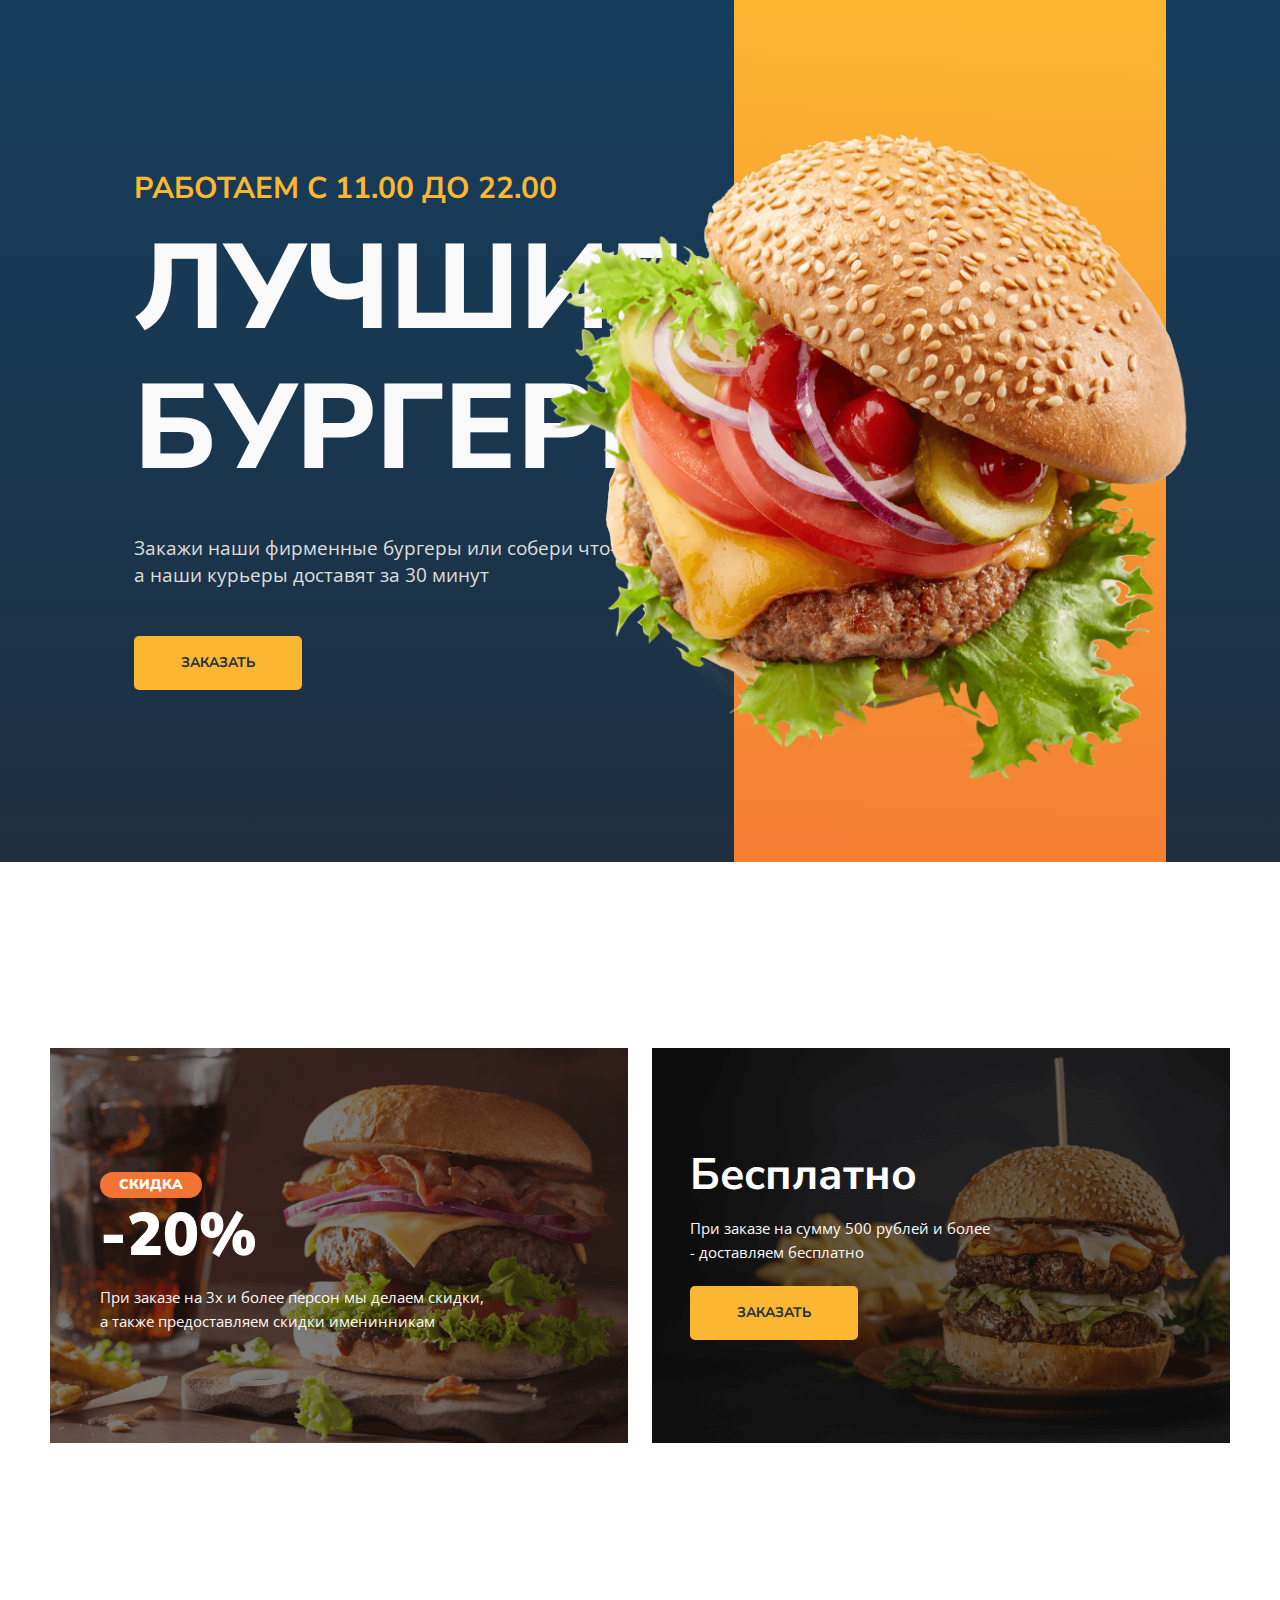
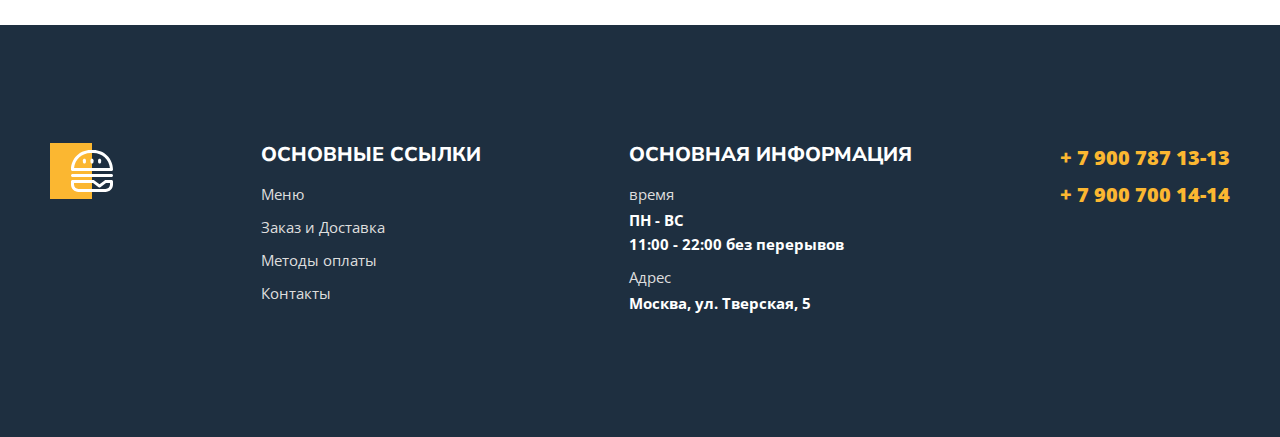
<file: index.html>
<!DOCTYPE html>
<html lang="ru">
<head>
    <meta charset="UTF-8">
    <meta http-equiv="X-UA-Compatible" content="IE=edge">
    <meta name="viewport" content="width=device-width, initial-scale=1.0">
    <title>Document</title>
    <link rel="stylesheet" href="style/normalize.css">
    <link rel="stylesheet" href="style/style.css">
    <link rel="stylesheet" href="style/normalize.css">
    <link rel="stylesheet" href="style/style.css">
    <link rel="android-chrome-icon" sizes="32x32" href="img/favicon/favicon.ico">
    <link rel="android-chrome-icon" sizes="180x180" href="img/favicon/apple-touch-icon.png">    
    <link rel="android-chrome-icon" sizes="192x192" href="img/favicon/android-chrome-192x192.png">    
    <link rel="android-chrome-icon" sizes="152x152" href="img/favicon/android-chrome-512x512.png">
    <link rel="android-chrome-icon" sizes="150x150" href="img/favicon/mstile-150x150.png">
    <link rel="icon" type="image/png" sizes="32x32" href="img/favicon/favicon-32x32.png">
    <link rel="icon" type="image/png" sizes="16x16" href="img/favicon/favicon-16x16.png">
    <link rel="manifest" href="img/favicon/site.webmanifest">
    <link rel="mask-icon" href="img/favicon/safari-pinned-tab.svg" color="#5bbad5">
    <meta name="msapplication-TileColor" content="#da532c">
    <meta name="theme-color" content="#ffffff">   
    <link rel="preconnect" href="https://fonts.googleapis.com">
    <link rel="preconnect" href="https://fonts.gstatic.com" crossorigin>
    <link href="https://fonts.googleapis.com/css2?family=Nunito+Sans:wght@400;600;700;900&family=Open+Sans&display=swap" rel="stylesheet"> 
    <script defer src="js/main.js"></script>
</head>
<body>
    <div class="main2" id="headerTop"> 
        <div class="wrap">                
            <div class="contents">                
                    <h1 class="content-title">
                        <span>РАБОТАЕМ С 11.00 ДО 22.00</span> 
                        ЛУЧШИЕ БУРГЕРЫ</h1>
                    <p class="content-text">Закажи наши фирменные бургеры или собери что-то своё, а&nbsp;наши курьеры доставят за&nbsp;30&nbsp;минут</p>    
                    
                    <a href="menu.html" class="content-link">заказать</a> 
                </div>
                <div class="visual">    
                    <div class="visual-bg"></div>
                        <img src="img/burger.png" alt="burger">                   
					</div>                
            </div> 
    </div>
    <div class="promo">
        <div class="wrap">
            <div class="promo-left">
                <p class="sale2">Скидка</p>
                <p class="cost2">-20%</p>
                <p class="promo-description">При заказе на 3х и более персон мы делаем скидки, а также предоставляем скидки именинникам</p>
            </div>
            <div class="promo-right">
                <p class="free">Бесплатно</p>
                <p class="promo-description">При заказе на сумму 500 рублей и более - доставляем бесплатно</p>
                <a href="menu.html">заказать</a>
            </div>


        </div>
    
    </div>
    <!-- ниже всякое -->
    <footer id="footer" class="footer">
        <div class="container2">
            <div class="footer-item">
                <img class="footer-logo" src="img/Logo_light2.svg" alt="Logo">
            </div>
            <div class="footer-item">
                <h2>основные ссылки</h2>
                <ul class="footer-list">
                    <li><a href="menu.html">Меню</a></li>
                    <li><a href="#">Заказ и Доставка</a></li>
                    <li><a href="#">Методы оплаты</a></li>
                    <li><a href="#">Контакты</a></li>
                </ul>
            </div>
            <div class="footer-item">
                <h2>основная информация</h2>
                <ul class="footer-list">
                    <li>
                        <span>время</span>
                        ПН - ВС <br>
                        11:00 - 22:00 без перерывов
                    </li>
                    <li>
                        <span>Адрес</span>
                        Москва, ул. Тверская, 5     
                    </li>
                    
                </ul>
            </div> 
            <div class="footer-tel"> 
                <ul class="footer-list footer-list-tel" id="footer-list">                    
                    <li><a href="tel:+79007871313">+ 7 900 787 13-13</a></li>
                    <li><a href="tel:+79007001414">+ 7 900 700 14-14</a></li>
                </ul>
            </div>
        </div>
    </footer>
    <a href="#headerTop" class="button-up hidden" id="btnUp">Наверх</a>
    
</body>
</html>
</file>
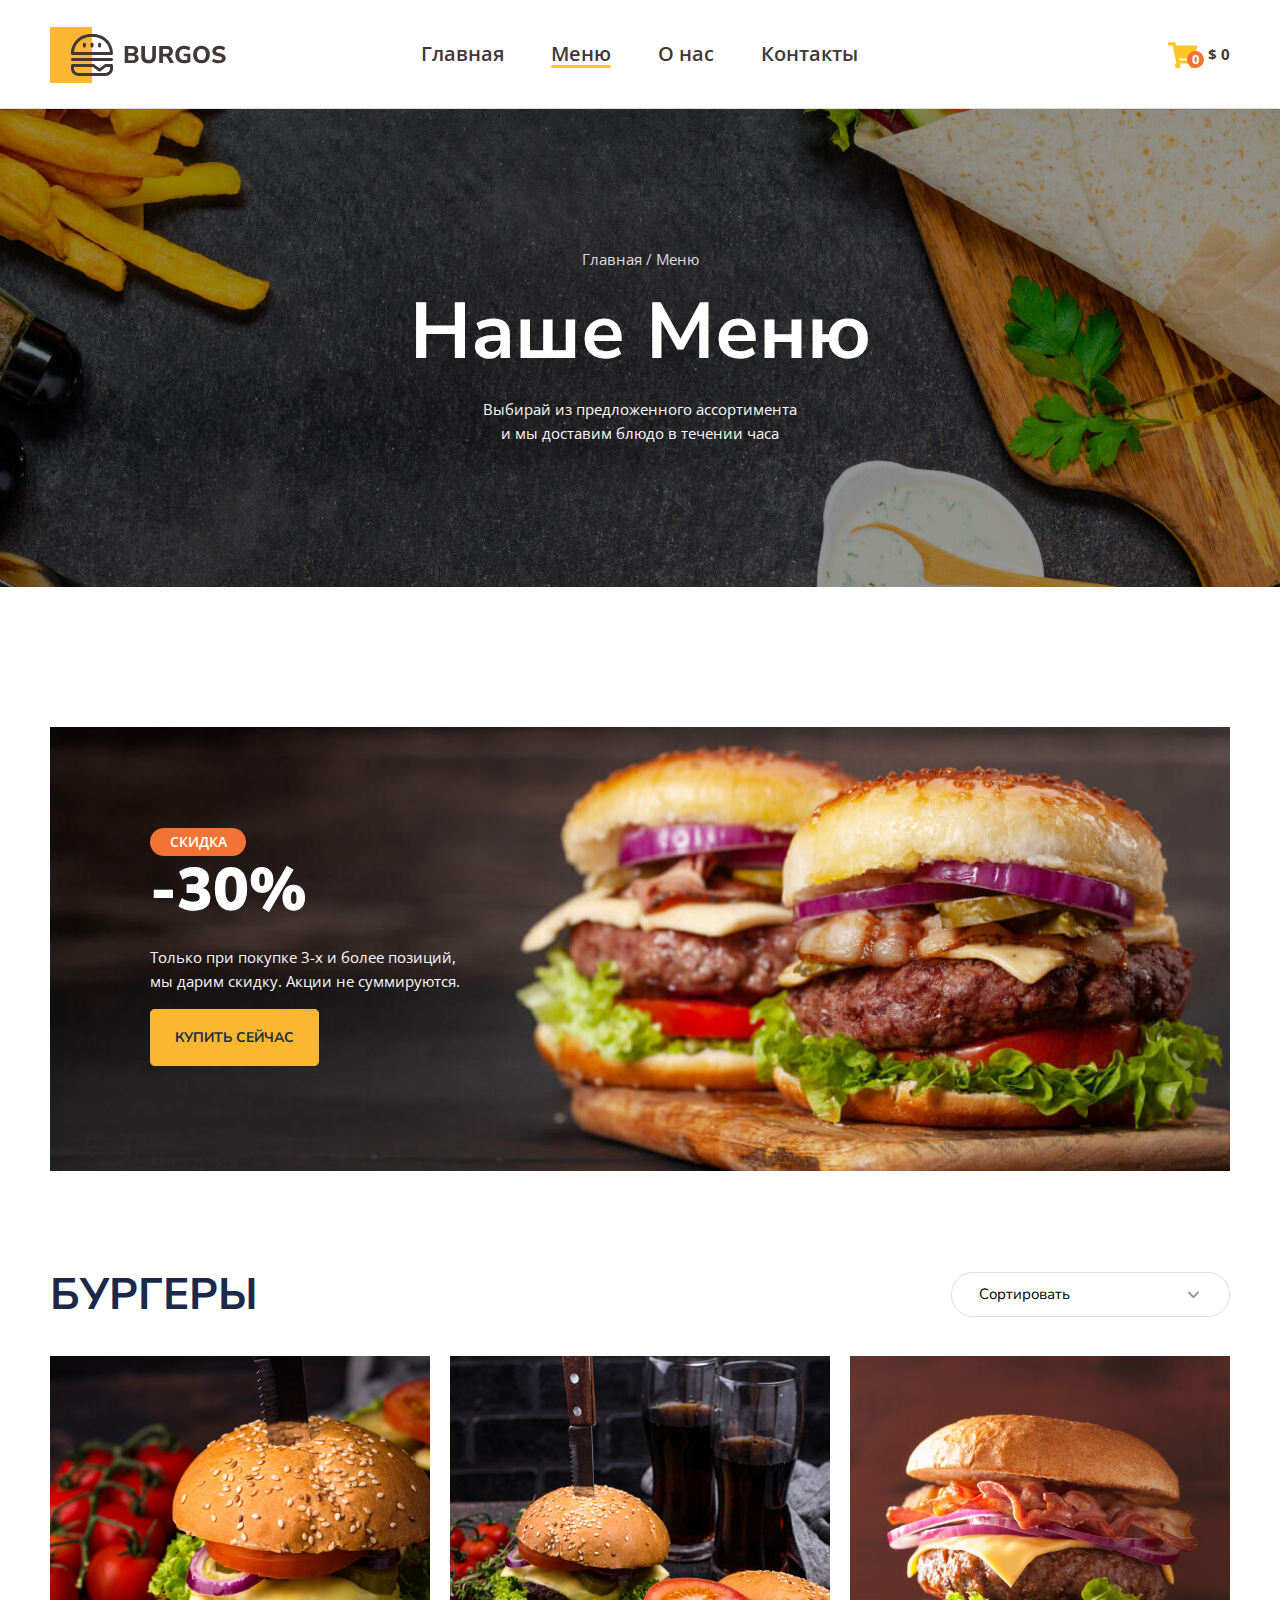
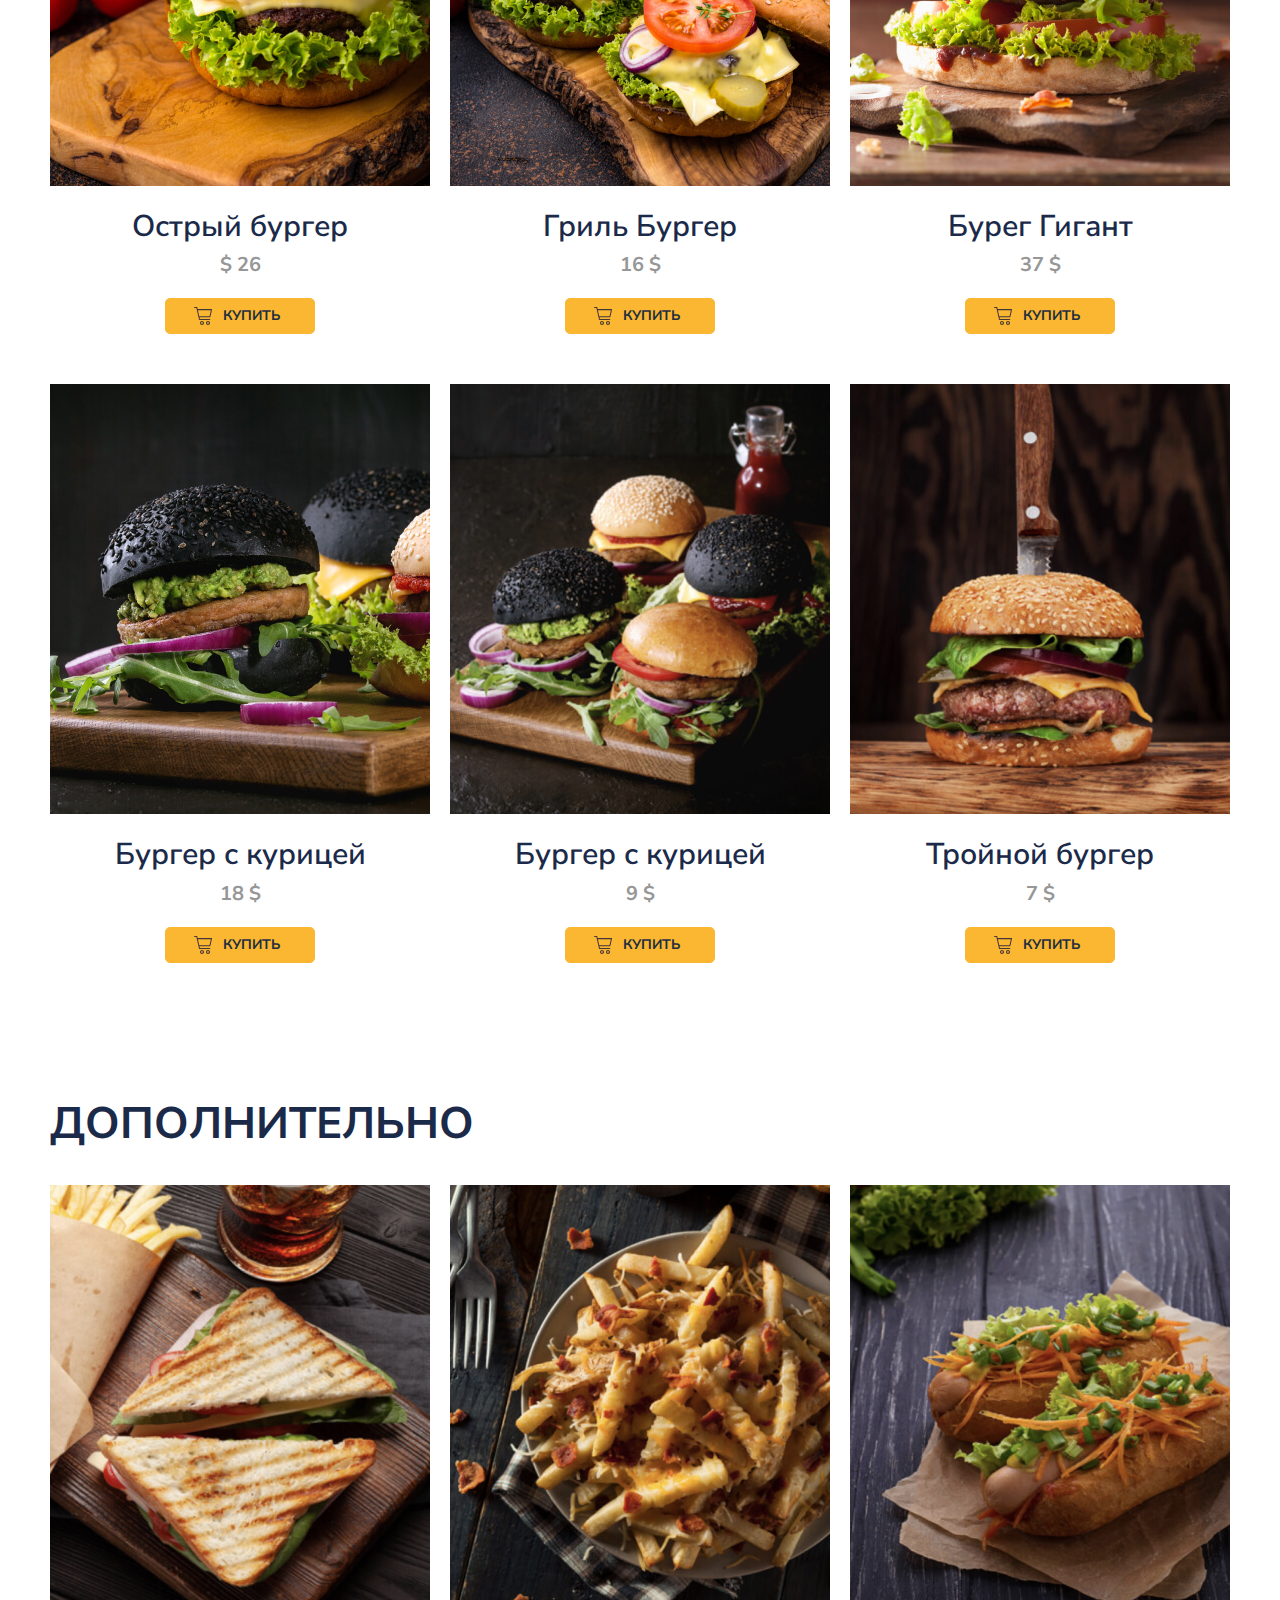
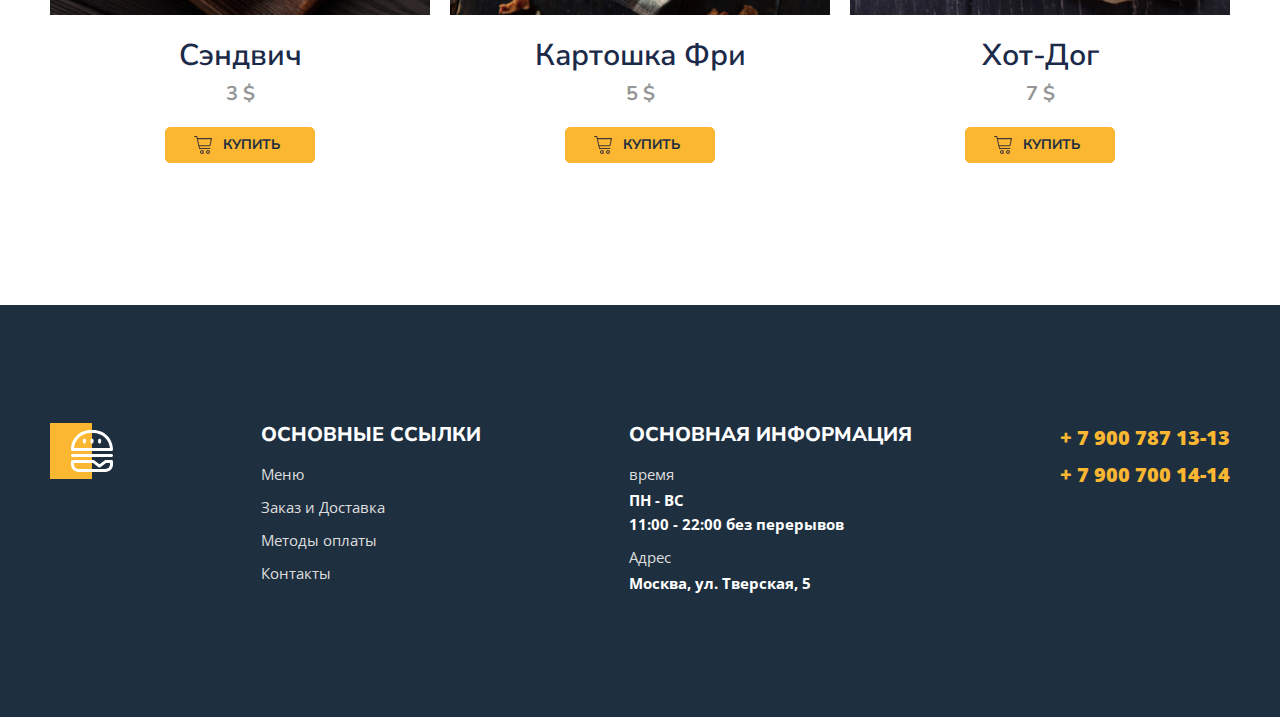
<file: menu.html>
<!DOCTYPE html>
<html lang="ru">

<head>
    <meta charset="UTF-8">
    <meta http-equiv="X-UA-Compatible" content="IE=edge">
    <meta name="viewport" content="width=device-width, initial-scale=1.0">
    <link rel="preconnect" href="https://fonts.googleapis.com">
    <link rel="preconnect" href="https://fonts.gstatic.com" crossorigin>
    <link
        href="https://fonts.googleapis.com/css2?family=Nunito+Sans:wght@600;700;800;900&family=Open+Sans:wght@400;600;700;800&display=swap"
        rel="stylesheet">
    <link rel="stylesheet" href="style/normalize.css">
    <link rel="stylesheet" href="style/style.css">
    <link rel="android-chrome-icon" type="image/png" sizes="192x192" href="img/favicon/android-chrome-192x192.png">
    <link rel="apple-touch-icon" sizes="180x180" href="img/favicon/apple-touch-icon.png">
    <link rel="android-chrome-icon" type="image/png" sizes="152x152" href="img/favicon/android-chrome-512x512.png">
    <link rel="android-chrome-icon" type="image/png" sizes="150x150" href="img/favicon/mstile-150x150.png">
    <link rel="icon" type="image/png" sizes="32x32" href="img/favicon/favicon-32x32.png">
    <link rel="icon" type="image/png" sizes="32x32" href="img/favicon/favicon.ico">
    <link rel="icon" type="image/png" sizes="16x16" href="img/favicon/favicon-16x16.png">
    <link rel="manifest" href="img/favicon/site.webmanifest">
    <link rel="mask-icon" href="img/favicon/safari-pinned-tab.svg" color="#5bbad5">
    <meta name="msapplication-TileColor" content="#da532c">
    <meta name="theme-color" content="#ffffff">
    <title>Burger</title>
    <script defer src="js/main.js"></script>
    <script defer src="js/cart.js"></script>
</head>

<body>
    <header id="headerTop">
        <div class="container">
            <div class="header">
                <div class="header-burger">
                    <button class="burger" onclick="openModal()"></button>
                </div>
                <div class="header-item">
                    <a href="index.html" class="header-logo"></a>
                    <nav>
                        <ul class="header-nav">
                            <li><a href="index.html">Главная</a></li>
                            <li><a href="#menu" class="active">Меню</a></li>
                            <li><a href="#footer">О&nbsp;нас</a></li>
                            <li><a href="#footer-list">Контакты</a></li>
                        </ul>
                    </nav>
                </div>

                <button type="button" class="button">
                    <span class="button-item">
                        <img src="img/cart.svg" alt="корзина">
                        <span class="button-count">0</span>
                    </span>
                    <span class="button-text">0 руб</span>
                </button>
            </div>
        </div>
    </header>
    <div class="bg">
        <div class="container">
            <ul class="breadcrumbs">
                <li><a href="index.html">Главная</a> </li>
                <li><a href="#">Меню</a> </li>
            </ul>
            <h1 class="title">Наше Меню</h1>
            <p class="description">Выбирай из предложенного ассортимента и мы доставим блюдо в&nbsp;течении часа</p>
        </div>
    </div>
    <main>
        <div class="banner">
            <div class="container">
                <div class="banner-box">
                    <div class="banner-inbox">
                        <h2 class="banner-title">
                            <span class="sale">скидка</span>
                            -30%
                        </h2>
                        <p class="banner-text">Только при покупке 3-х и более позиций, мы&nbsp;дарим скидку. Акции
                            не&nbsp;суммируются.</p>
                        <a href="#menuBurger" class="banner-link main-button">купить сейчас </a>
                    </div>
                </div>
            </div>
        </div>
        <!-- === <section class="menu"> ========================= -->
        <section id="menuBurger" class="menu">
            <div class="container">
                <div class="menu-header">
                    <h2 class="menu-title">бургеры</h2>
                    <select class="menu-select">
                        <option value="">Сортировать</option>
                        <option value="up">По возрастанию</option>
                        <option value="down">По убыванию</option>
                    </select>
                </div>
                <div class="menu-grid">
                    <div class="menu-grid-item">
                        <div class="menu-grid-cover">
                            <img class="menu-grid-img" src="img/menu/01.jpg" alt="Острый бургер">
                        </div>
                        <p class="menu-grid-title">Острый бургер</p>
                        <p class="menu-grid-price">$ 26</p>
                        <button type="button" class="menu-grid-btn">
                            <span class="menu-grid-icon"></span>
                            <span class="menu-grid-text">купить</span>
                        </button>
                    </div>
                    <!-- 2 -->
                    <div class="menu-grid-item">
                        <div class="menu-grid-cover">
                            <img class="menu-grid-img" src="img/menu/02.jpg" alt="острый бургер">
                        </div>
                        <p class="menu-grid-title">Гриль Бургер</p>
                        <p class="menu-grid-price">16 $</p>
                        <button type="button" class="menu-grid-btn">
                            <span class="menu-grid-icon"></span>
                            <span class="menu-grid-text">купить</span>
                        </button>
                    </div>
                    <!-- 3 -->
                    <div class="menu-grid-item">
                        <div class="menu-grid-cover">
                            <img class="menu-grid-img" src="img/menu/03.jpg" alt="острый бургер">
                        </div>
                        <p class="menu-grid-title">Бурег Гигант</p>
                        <p class="menu-grid-price">37 $</p>
                        <button type="button" class="menu-grid-btn">
                            <span class="menu-grid-icon"></span>
                            <span class="menu-grid-text">купить</span>
                        </button>
                    </div>
                    <!-- 4                -->
                    <div class="menu-grid-item">
                        <div class="menu-grid-cover">
                            <img class="menu-grid-img" src="img/menu/04.jpg" alt="острый бургер">
                        </div>
                        <p class="menu-grid-title">Бургер с курицей</p>
                        <p class="menu-grid-price">18 $</p>
                        <button type="button" class="menu-grid-btn">
                            <span class="menu-grid-icon"></span>
                            <span class="menu-grid-text">купить</span>
                        </button>
                    </div>
                    <!-- 5 -->
                    <div class="menu-grid-item">
                        <div class="menu-grid-cover">
                            <img class="menu-grid-img" src="img/menu/05.jpg" alt="острый бургер">
                        </div>
                        <p class="menu-grid-title">Бургер с курицей</p>
                        <p class="menu-grid-price">9 $</p>
                        <button type="button" class="menu-grid-btn">
                            <span class="menu-grid-icon"></span>
                            <span class="menu-grid-text">купить</span>
                        </button>
                    </div>
                    <!-- 6 -->
                    <div class="menu-grid-item">
                        <div class="menu-grid-cover">
                            <img class="menu-grid-img" src="img/menu/06.jpg" alt="острый бургер">
                        </div>
                        <p class="menu-grid-title">Тройной бургер</p>
                        <p class="menu-grid-price">7 $</p>
                        <button type="button" class="menu-grid-btn">
                            <span class="menu-grid-icon"></span>
                            <span class="menu-grid-text">купить</span>
                        </button>
                    </div>
                </div>
            </div>
        </section>
        <!-- ==== <section-2> дополнительно =========================================-->
        <section class="additionally menu-other">
            <div class="container">
                <h2 class="menu-title">дополнительно</h2>
                <div class="menu-grid">
                    <div class="menu-grid-item">
                        <div class="menu-grid-cover-2">
                            <img class="menu-grid-img" src="img/menu/dop01.jpg" alt="Острый бургер">
                        </div>
                        <p class="menu-grid-title">Сэндвич</p>
                        <p class="menu-grid-price">3 $</p>
                        <button type="button" class="menu-grid-btn">
                            <span class="menu-grid-icon"></span>
                            <span class="menu-grid-text">купить</span>
                        </button>
                    </div>
                    <!-- 2 -->
                    <div class="menu-grid-item">
                        <div class="menu-grid-cover-2">
                            <img class="menu-grid-img" src="img/menu/dop02.jpg" alt="острый бургер">
                        </div>
                        <p class="menu-grid-title">Картошка Фри</p>
                        <p class="menu-grid-price">5 $</p>
                        <button type="button" class="menu-grid-btn">
                            <span class="menu-grid-icon"></span>
                            <span class="menu-grid-text">купить</span>
                        </button>
                    </div>
                    <!-- 3 -->
                    <div class="menu-grid-item">
                        <div class="menu-grid-cover-2">
                            <img class="menu-grid-img" src="img/menu/dop03.jpg" alt="острый бургер">
                        </div>
                        <p class="menu-grid-title">Хот-Дог</p>
                        <p class="menu-grid-price">7 $</p>
                        <button type="button" class="menu-grid-btn">
                            <span class="menu-grid-icon"></span>
                            <span class="menu-grid-text">купить</span>
                        </button>
                    </div>
                </div>
            </div>
        </section>
    </main>
    <footer id="footer" class="footer">
        <div class="container2">
            <div class="footer-item">
                <img class="footer-logo" src="img/Logo_light2.svg" alt="Logo">
            </div>

            <div class="footer-item">
                <h2>основные ссылки</h2>
                <ul class="footer-list">
                    <li><a href="menu.html">Меню</a></li>
                    <li><a href="#">Заказ и Доставка</a></li>
                    <li><a href="#">Методы оплаты</a></li>
                    <li><a href="#">Контакты</a></li>
                </ul>
                <ul class="footer-list footer-list-tel tablet">
                    <li><a href="tel:+79007871313">+ 7 900 787 13-13</a></li>
                    <li><a href="tel:+79007001414">+ 7 900 700 14-14</a></li>
                </ul>
            </div>
            <div class="footer-item">
                <h2>основная информация</h2>
                <ul class="footer-list">
                    <li>
                        <span>время</span>
                        ПН - ВС <br>
                        11:00 - 22:00 без перерывов
                    </li>
                    <li>
                        <span>Адрес</span>
                        Москва, ул. Тверская, 5
                    </li>

                </ul>
            </div>
            <!-- для планшетов -->
            <div class="footer-tel">
                <ul class="footer-list footer-list-tel" id="footer-list">
                    <li><a href="tel:+79007871313">+ 7 900 787 13-13</a></li>
                    <li><a href="tel:+79007001414">+ 7 900 700 14-14</a></li>
                </ul>
            </div>
            <!-- для планшетов -->
        </div>
    </footer>
    <a href="#headerTop" class="button-up hidden" id="btnUp">Наверх</a>

    <div id="modal" class="modal">
        <ul class="header-nav">
            <li><a href="index.html">Главная</a></li>
            <li><a href="#menu" class="active">Меню</a></li>
            <li><a href="#footer">О&nbsp;нас</a></li>
            <li><a href="#footer-list">Контакты</a></li>
        </ul>
        <button class="burger-close" onclick="closeModal()"></button>
    </div>

    <!-- корзина  -->
    <div class="cart _modal" data-modal="modal-1">
        <div class="cart-body">
            <div class="modal-body h">
                <button class="cart-close modal-close">
                </button>
                <div class="cart-title">Корзина <div class="cart-total">Общая сумма: <span>0</span></div></div>
                
                <div class="cart-wrapper">
                    <div id="cart-empty">
                        Ваша корзина пока пуста
                    </div>
                </div>
                <button type="button" class="btn cart-btn banner-link">Оформить заказ</button>
            </div>
        </div>
    </div>
    <script>
        // Menu
        function openModal() {
            document.getElementById("modal").style.top = "0px";
        }

        function closeModal() {
            document.getElementById("modal").style.top = "-400px";
        }
    </script>
</body>

</html>
</file>
<file: style/style.css>
body {
    font-family: 'Nunito Sans', sans-serif;
    /* overflow-x: hidden; */
}

header {
    border-bottom: 1px solid #DEDEDE;
}

.header {
    font-family: 'Open Sans', sans-serif;
    display: flex;
    align-items: center;
    justify-content: space-between;
    padding-top: 26px;
    padding-bottom: 24px;
}

.header-item {
    display: flex;
    align-items: center;
    justify-content: space-between;
    flex-basis: 68.5%;
}

.header-logo {
    /* только после этого появилась картинка */
    display: block;
    background-image: url(../img/Logo.svg);
    background-repeat: no-repeat;
    background-size: cover;
    width: 176px;
    height: 56px;
}

.header-nav {
    list-style-type: none;
    display: flex;
    padding-left: 0;
    gap: 47px;
    /* margin-left: -100px; */
}

.header-nav a::after {
    content: '';
    display: block;
    width: 100%;
    height: 3px;
    border-radius: 1.5px;
    background-color: transparent;
}

.header-nav a.active::after {
    content: '';
    background-color: #FFC725;
}

.header-nav a {
    text-decoration: none;
    font-weight: 600;
    font-size: 20px;
    color: #443737;
}

.header-nav a:hover {
    color: #FFC725;
}

.container {
    max-width: 1180px;
    margin: 0 auto;
    padding-left: 15px;
    padding-right: 15px;
}

.button {
    display: flex;
    align-items: center;
    background-color: transparent;
    border: none;
    list-style-type: none;
    padding: 0;
    cursor: pointer;
    gap: 10px;
}

.button-text {
    font-weight: 700;
    font-size: 15px;
    color: #443737;
}

.button-item {
    position: relative;
    display: flex;
    align-items: center;
    gap: 6px;
}

.button-count {
    font-weight: 700;
    font-size: 13px;
    color: #ffff;
    background: #F37335;
    border-radius: 100%;
    position: absolute;
    width: 17px;
    height: 17px;
    text-align: center;
    line-height: 1.3;
    bottom: 1px;
    right: -6px;
}

.bg {
    text-align: center;
    color: #fff;
    background-image: url(../img/bg1.jpg);
    background-size: cover;
    background-position: center center;
    padding: 142px 0;
    margin-bottom: 0;
}

.breadcrumbs {
    padding-left: 0;
    margin-top: 0;
    list-style-type: none;
    display: flex;
    justify-content: center;
    gap: 8px;
}

.breadcrumbs a {
    color: #DEDEDE;
    font-size: 15px;
    font-family: 'Open Sans', sans-serif;
    text-decoration: none;

}

.breadcrumbs a::before {
    content: '/';
    position: relative;
    /* можно подвинуть в сторону */
    left: -4px;
    pointer-events: none;
}

.breadcrumbs a:hover::before {
    color: #DEDEDE;
}

.breadcrumbs li:first-child ::before {
    display: none;
}

.breadcrumbs a:hover {
    color: #FFC725;
}

.title {
    font-weight: 700;
    font-size: 79px;
    margin-top: 0;
    margin-bottom: 0;
    padding-top: 2px;
    padding-bottom: 19px;
}

.description {
    font-family: 'Open Sans', sans-serif;
    font-size: 15px;
    line-height: 1.6;
    /* 24px = 1.5 */
    color: #FAF9F9;
    max-width: 320px;
    margin: 0 auto;
}

.banner {
    margin-top: 140px;
    margin-bottom: 0;
}

.banner-box {
    background-image: url(../img/burger4.jpg);
    text-align: left;
    color: #fff;
    background-size: cover;
    background-position: 0 center;
    background-repeat: no-repeat;
    padding: 101px 100px 124px;
}

.sale {
    font-family: 'Open Sans', sans-serif;
    display: block;
    background: #F37335;
    border-radius: 14px;
    padding: 5px 0;
    font-weight: 600;
    font-size: 14px;
    line-height: 18px;
    text-transform: uppercase;
    max-width: 96px;
    text-align: center;
    margin-bottom: 0;
}

.banner-title {
    display: block;
    font-weight: 900;
    font-size: 60px;
    text-transform: uppercase;
    color: #FFFFFF;
    margin-top: 0;
    margin-bottom: 0;
    padding-bottom: 5px;
}

.banner-text {
    font-family: 'Open Sans', sans-serif;
    font-size: 15px;
    line-height: 1.6;
    /* 24px = 1.5 */
    color: #FAF9F9;
    max-width: 328px;
    padding-bottom: 20px;
}

.banner-link {
    padding: 18px 24px;
    font-weight: 700;
    font-size: 14px;
    text-align: center;
    text-transform: uppercase;
    color: #1E2F40;
    background: #FBB731;
    border-radius: 5px;
    text-decoration: none;
    border: 1px solid #FBB731;
    /* transition: 0.2s; */
    transition: background-color 0.3s cubic-bezier(1, .02, 1, 1.18), color 0.4s cubic-bezier(1, .02, 1, 1.18);
}

.banner-link:hover {
    color: #FBB731;
    background-color: transparent;
    border-top-left-radius: 35%;
    border-bottom-right-radius: 35%;
}

.cart-btn {
    margin-top: 20px;
}

/* === <section.menu> ================================================ */
.menu {
    margin-top: 63px;
    margin-bottom: 100px;
}

.menu-grid {
    display: grid;
    grid-template-columns: repeat(3, 1fr);
    gap: 50px 20px;
}

.menu-grid-cover {
    width: 100%;
    height: 430px;
    position: relative;
    overflow: hidden;
}

.cart-wrapper .menu-grid-img {
    height: 100%;
}

.menu-grid-cover-2 {
    width: 100%;
    height: 430px;
    position: relative;
    overflow: hidden;
}

.menu-grid-img {
    position: absolute;
    left: 50%;
    top: 50%;
    transform: translate(-50%, -50%);
    -o-object-fit: cover;
    object-fit: cover;
    width: 100%;
    height: 430px;
}

.menu-header {
    display: flex;
    align-items: center;
    justify-content: space-between;
    /* padding-top: 64px; */
    /* padding-bottom: 20px; */
}

.menu-title {
    font-weight: 700;
    font-size: 44px;
    line-height: 56px;
    text-transform: uppercase;
    color: #1B2A49;
    margin: 0;
    padding: 33px 0;
}

.menu-title-additionally {
    font-weight: 700;
    font-size: 44px;
    line-height: 56px;
    text-transform: uppercase;
    color: #1B2A49;
    margin: 0;
    padding-top: 100px;
    padding-bottom: 35px;
}

.menu-select {
    padding: 13px 27px;
    border: 1px solid #DEDEDE;
    box-sizing: border-box;
    border-radius: 22px;
    font-size: 15px;
    font-size: 15px;
    background: #FFFFFF;
    -webkit-appearance: none;
    -moz-appearance: none;
    appearance: none;
    flex-basis: 279px;
    background-image: url(../img/arroy.svg);
    background-size: 12.79px 7.75px;
    background-repeat: no-repeat;
    background-position: 89% center;
}

.grid {
    margin-top: 140px;
}

.menu-grid-title {
    font-weight: 600;
    font-size: 30px;
    /* line-height: 38px; */
    text-align: center;
    color: #1B2A49;
    padding-top: 24px;
    padding-bottom: 0;
    margin-top: 0px;
    margin-bottom: 0px;
}

.menu-grid-price {
    font-weight: 700;
    font-size: 20px;
    /* line-height: 28px; */
    text-align: center;
    color: #979797;
    padding-top: 9px;
    padding-bottom: 3px;
    margin-bottom: 0;
    margin-top: 0;
}

.menu-grid-btn {
    display: flex;
    margin: 19px auto 0;
    padding: 8px 28px;
    background: #FBB731;
    border-radius: 5px;
    cursor: pointer;
    gap: 11px;
    border: none;
    justify-content: center;
    border: 1px solid #FBB731;
    transition: 0.2s;
}

.menu-grid-btn:hover {
    background-color: #F37335;
    border: 1px solid #F37335;
}

.menu-grid-btn:focus {
    border: 1px solid red;
}

.menu-grid-icon {
    display: block;
    background-image: url(../img/cart-menu.svg);
    background-repeat: no-repeat;
    background-size: cover;
    width: 18px;
    height: 18px;
}

.menu-grid-text {
    font-weight: 700;
    font-size: 14px;
    line-height: 18px;
    text-align: center;
    text-transform: uppercase;
    color: #1E2F40;
    margin-right: 6px;
}

/* ======section2 ========================*/
.additionally {
    /* margin-top: 69px; */
    margin-bottom: 142px;
}

/* ====  footer  ================================*/
.container2 {
    max-width: 1180px;
    margin: 0 auto;
    padding-left: 15px;
    padding-right: 15px;
    display: flex;
    justify-content: space-between;
}

.footer {
    background-color: #1e2f40;
    color: #fff;
    padding-top: 118px;
    padding-bottom: 106px;
}

.footer-item h2 {
    font-size: 20px;
    font-weight: 800;
    text-transform: uppercase;
    margin-bottom: 12px;
    margin-top: 0;
}

.footer-logo {
    margin-top: 0;
}

.footer-item ul,
.footer-tel ul {
    list-style-type: none;
    font-weight: 900;
}

.footer-list li {
    margin-bottom: 9px;
    font-family: 'Open Sans', sans-serif;
    font-size: 15px;
    font-weight: 700;
    line-height: 24px;
    margin-left: 0;
}

.footer-list a {
    color: #DEDEDE;
    text-decoration: none;
    font-weight: 400;

}

.footer-list a:hover {
    color: #FFC725;
}

.footer-item span {
    color: #DEDEDE;
    display: block;
    font-weight: 400;
    margin-bottom: 2px;
}

.footer-list-tel {
    margin-top: 3px;
}

/* удаляем блок */
.footer-list+.footer-list-tel {
    display: none;
}

.footer-list-tel li {
    margin-bottom: 12px;
}

.footer-list-tel a {
    font-size: 20px;
    color: #fbb731;
    font-weight: 800;
}

.footer-list-tel a:hover {
    color: #DEDEDE;
}

.footer-list {
    padding-left: 0;
}

.button-up {
    padding: 5px 20px;
    background: #FBB731;
    border-radius: 5px;
    cursor: pointer;
    border: none;
    justify-content: center;
    font-weight: 700;
    font-size: 14px;
    line-height: 18px;
    text-align: center;
    text-transform: uppercase;
    color: #1E2F40;
    text-decoration: none;
    position: fixed;
    bottom: 20px;
    right: 20px;
    transition: 1s;
}

.button-up:hover {
    background-color: #F37335;
    border: none;
}

.button-up.hidden {
    opacity: 0;
}

.button-up.visible {
    opacity: 1;
}

/* мобильник */
.mobil {
    display: none;
}

/* ==== главная страничка ============================ */
.wrap {
    max-width: 1180px;
    margin: 0 auto;
    display: flex;
    justify-content: space-between;
}

.contents {
    color: #FAF9F9;
    flex: 0 0 580px;
    padding-top: 170px;
    padding-bottom: 170px;
}

.main2 {
    background: linear-gradient(180deg, #0C4C7B -100%, #1E2F40 100%);
    display: flex;
    width: 100%;
    height: 862px;
    position: relative;
    overflow: hidden;
}

.visual {
    flex-grow: 1;
    display: flex;
    justify-content: flex-end;
    position: relative;
}

.visual-bg {
    width: 432px;
    height: 100%;
    background: linear-gradient(2.42deg, #F37335 -19.6%, #FBB731 100.79%, #FDC830 100.79%);
}

.content-link,
.promo a {
    padding: 18px 47px;
    font-weight: 700;
    color: #1E2F40;
    background: #FBB731;
    border-radius: 5px;
    font-size: 14px;
    Line-height: 18px;
    text-decoration: none;
    text-transform: uppercase;
    display: inline-block;
    /* чтобы не наехала на другой текст */
}

.content-link:hover,
.promo a:hover {
    background-color: #F37335;
}

h1 span {
    font-weight: 700;
    font-size: 30px;
    line-height: 38px;
    color: #FBB731;
    display: block;
    margin-bottom: 11px;
}

.content-title {
    font-size: 120px;
    text-transform: uppercase;
    font-weight: 800;
    line-height: 140px;
    margin-bottom: 40px;
    margin-top: 0;
    margin-bottom: 0;
    padding-bottom: 17px;
}

.content-text {
    font-family: 'Open Sans', sans-serif;
    font-size: 19px;
    line-height: 1.4;
    color: #DEDEDE;
    margin-bottom: 48px;
}

.main2 img {
    width: 734px;
    position: absolute;
    right: -25%;

}

.promo {
    padding-top: 186px;
    padding-bottom: 46px;
    margin-bottom: 136px;
}

.promo-left,
.promo-right {
    flex: 0 0 49%;
    color: #fff;
    box-sizing: border-box;
    background-repeat: no-repeat;
    background-size: cover;
    background-position: center;
}

.promo-left {
    background-image: url(../img/promo_left.png);
    padding: 110px 50px;
}

.promo-right {
    background-image: url(../img/promo_right.png);
    padding: 102px 38px;
}

.sale2 {
    font-size: 14px;
    font-weight: 900;
    background: #F37335;
    padding: 5px 19px;
    border-radius: 14px;
    display: inline-block;
    text-transform: uppercase;
    margin-bottom: 3px;
}

.cost2 {
    font-size: 60px;
    font-weight: 900;
    margin-bottom: 8px;
    margin-top: 0;
}

.promo-description {
    color: #FAF9F9;
    font-family: 'Open Sans', sans-serif;
    font-size: 15px;
    line-height: 24px;
    margin-bottom: 0;
}

.promo-left .promo-description {
    max-width: 392px;
}

.promo-right .promo-description {
    max-width: 300px;
    margin-bottom: 22px;
}

.free {
    font-size: 44px;
    font-weight: 700;
    margin-bottom: 10px;
    margin-top: 0;
}

.footer2 {
    background-color: #1e2f40;
    color: #fff;
    padding-top: 117px;
    padding-bottom: 106px;
}

.logo {
    width: 63px;
    height: 56px;
}

.item2 h2 {
    font-size: 20px;
    font-weight: 800;
    text-transform: uppercase;
    margin-bottom: 12px;
}

.item2 ul,
.tel2 ul {
    list-style-type: none;
}

.item2 li {
    margin-bottom: 9px;
    font-family: 'Open Sans', sans-serif;
    font-size: 15px;
    font-weight: 700;
    line-height: 24px;
}

.item2 a {
    color: #DEDEDE;
    text-decoration: none;
    font-weight: 400;

}

.item2 span {
    color: #DEDEDE;
    display: block;
    font-weight: 400;
    margin-bottom: 2px;
}

.tel2 ul {
    font-size: 20px;
    color: #fbb731;
}

.tel2 li {
    margin-bottom: 12px;
}

/* ==== modal ================================*/
.burger {
    width: 34px;
    height: 22px;
    background-color: transparent;
    background-image: url(../img/Menu.svg);
    background-repeat: no-repeat;
    background-size: contain;
    border: none;
    cursor: pointer;
    margin-top: 4px;
}

#modal {
    max-width: 500px;
    background-color: #fff8dc;
    text-align: center;
    position: absolute;
    top: -400px;
    left: 0;
    right: 0;
    margin: 20px auto 0;
    transition: 0.5s;
    padding: 40px 30px;
    box-sizing: border-box;
}

#modal .header-nav {
    flex-direction: column;
    max-width: 300px;
    margin: 0 auto;
    align-items: center;
}

.burger-close {
    width: 22px;
    height: 22px;
    background-color: transparent;
    background-image: url(../img/close.svg);
    background-repeat: no-repeat;
    background-size: contain;
    border: none;
    cursor: pointer;
    position: absolute;
    top: 20px;
    right: 20px;
}


._modal {
    width: 100%;
    height: 100vh;
    position: fixed;
    top: 0;
    left: 0;
    z-index: 10;
    visibility: hidden;
    opacity: 0;
    -webkit-transition: all .2s;
    transition: all .2s;
    /* pointer-events: none; */
}

.modal-bg {
    width: 100%;
    height: 100%;
    background-color: rgba(0, 0, 0, 0.8);
    display: -webkit-box;
    display: -ms-flexbox;
    display: flex;
    padding: 20px;
}

.cart-body {
    width: 100%;
    height: 100%;
    background-color: rgba(0, 0, 0, 0.8);
    padding-top: 20px;
    padding-bottom: 20px;
}

.modal-body {
    padding: 15px;
    background-color: #fff;
    max-width: 84%;
    margin: auto;
    max-height: 90%;
    overflow: auto;
    border-radius: 16px;
    position: relative;
}

.h {
    min-height: 400px;
    display: flex;
    flex-direction: column;
    justify-content: space-between;
}

.cart-confirm {
    margin-top: 20px;
}

.modal-close {
    position: absolute;
    top: 20px;
    right: 20px;
    cursor: pointer;
    border: none;
}

.modal-close:before,
.modal-close:after {
    content: "";
    position: absolute;
    width: 24px;
    height: 2px;
    background: black;
    right: 0;
}

.modal-close:before {
    transform: rotate(45deg);
}

.modal-close:after {
    transform: rotate(-45deg);
}

#cart-empty {
    border-top: 1px solid #1e2f40;
    border-bottom: 1px solid #1e2f40;
    padding: 15px;
    margin-top: 10px;
    text-align: center;
    width: 100%;
}

.cart-title {
    margin-bottom: 20px;
}

.cart-wrapper {
    display: grid;
    grid-template-columns: repeat(3, 1fr);
    justify-content: center;
    gap: 30px 1vw;
}

.cart-wrapper .menu-grid-cover,
.cart-wrapper .menu-grid-cover-2 {
    height: 200px;
}

/*==== responsive @media (min-width: 1349px) {} ================================================= */
@media (max-width:1366px) {
    .container {
        max-width: 1180px;
    }

    .contents {
        color: #FAF9F9;
        flex: 0 0 580px;
        padding: 170px 20px;
    }

    .main2 img {
        width: 63vw;
    }

}

@media (min-width: 1001px) {
    .footer-list+.footer-list-tel {
        display: none;
    }
}

@media (max-width: 1000px) {
    .container {
        max-width: 738px;
    }

    .header-nav {
        gap: 22px;
    }

    .header-logo {
        height: 48px;
    }

    .header-item {
        flex-basis: 75.5%;
    }

    .banner {
        margin-top: 70px;
    }

    .breadcrumbs {
        padding-top: 2px;
        margin-bottom: 14px;
    }

    .banner-box {
        background-position: -79px center;
        padding: 101px 40px 124px;
    }

    .menu {
        margin-top: 47px;
        margin-bottom: 60px;
    }

    .menu-grid {
        grid-template-columns: repeat(2, 1fr);
        gap: 50px 15px;
    }

    .menu-grid-cover-2 {
        height: 325px;
    }

    .menu-other {
        overflow: hidden;
        height: 597px;
    }

    .menu-other .container {
        padding-right: 0;
    }

    .menu-other .menu-grid {
        display: flex;
        width: auto;
        overflow-x: scroll;
        overflow-y: hidden;
        padding-bottom: 136px;
    }

    .menu-other .menu-grid-item {
        flex: 0 0 281px;
    }

    /* .menu-grid-item {
        max-width: 33.3333333%;
    } */
    .menu-other .menu-grig-cover,
    .menu-other .menu-grig-cover img {
        height: 320px;
    }

    .additionally {
        margin-bottom: 90px;
    }

    .footer {
        padding-top: 62px;
        padding-bottom: 67px;
    }

    .footer-tel {
        display: none;
    }

    .footer-list+.footer-list-tel {
        display: block;
    }

    .container2 {
        max-width: 738px;
    }
}

@media (max-width: 768px) {
    .container {
        max-width: 768px;
    }

    .header-logo {
        background-size: contain;
        width: 190px;
        height: 48px;
    }

    .banner-box {
        padding: 101px 40px 120px;
    }

    .banner-text {
        padding-bottom: 18px;
    }

    .menu-title {
        padding: 34px 0;
        padding-bottom: 32px;
    }

    .menu-other .menu-grid-item {
        flex: 0 0 276px;
    }

    nav {
        display: block;
    }

    .footer-item h2 {
        Line-height: 1.5;
    }
}

@media (min-width: 766px) {
    .header-burger {
        display: none;
    }
}

@media (max-width: 765px) {

    /* главная */
    .main2 {
        width: 100%;
        height: 325px;
    }

    .main2 img {
        width: 320px;
        left: -69px;
        top: 0;
    }

    .contents {
        flex: 0 0 295px;
        padding-top: 23px;
    }

    .content-title {
        font-size: 31px;
        line-height: 32px;
        margin: 0;
        padding-bottom: 3px;
    }

    .visual {
        align-items: center;
    }

    .visual-bg {
        width: 190px;
    }

    h1 span {
        font-weight: 600;
        font-size: 10px;
        line-height: 20px;
        padding-bottom: 2px;
        margin-bottom: 0px;
    }

    .content-text {
        font-size: 12px;
        line-height: 1.4;
        margin-bottom: 16px;
        max-width: 260px;
    }

    .wrap {
        max-width: 280px;
        margin-left: 15px;
    }

    .content-link,
    .promo a {
        padding: 14px 43px;
    }

    .promo {
        padding-top: 70px;
        margin-bottom: 60px;
    }

    .promo .wrap {
        display: block;
        padding: 0 15px;
    }

    .promo-right {
        margin-top: 20px;
    }

    .promo-left,
    .promo-right {
        padding: 15px 22px;
    }

    .sale2 {
        font-size: 12px;
        font-weight: 800;
    }

    .cost2 {
        font-size: 44px;
        font-weight: 800;
        margin-bottom: 0px;
        margin-top: 0;
    }

    .promo-description {
        font-size: 12px;
        line-height: 18px;
        margin-bottom: 0;
    }

    /* меню */
    .container2 {
        max-width: 760px;
    }

    nav {
        display: none;
    }

    .header {
        gap: 21px;
        padding-top: 31px;
        padding-bottom: 28px;
    }

    .header-burger {
        display: block;
    }

    .bg {
        padding: 142px 0px 140px 0px;
    }

    .header-item {
        flex-basis: 74.2%;
    }

    .container2 {
        max-width: 738px;
        gap: 30px;
    }

    .container {
        max-width: 765px;
    }

    main {
        margin-top: 0;
    }

    .banner {
        margin-top: 75px;
    }

    .banner-box {
        background-position: -79px center;
        padding: 101px 35px 120px;
    }

    .menu {
        margin-top: 47px;
        margin-bottom: 57px;
    }

    .additionally {
        margin-top: 40px;
    }

    .footer {
        padding-top: 66px;
        padding-bottom: 67px;
    }
}

@media (max-width: 570px) {

    /* главная */
    .header {
        padding-top: 19px;
        padding-bottom: 18px;
    }

    .header-logo {
        height: 37px;
    }

    .main2 {
        width: 100%;
        height: 290px;
    }

    .main2 img {
        width: 320px;
        left: -12px;
        top: 32px;
    }

    .contents {
        flex: 0 0 151px;
        padding-top: 23px;
    }

    .content-title {
        font-size: 31px;
        line-height: 32px;
        margin: 0;
        padding-bottom: 3px;
    }

    .visual {
        align-items: center;
    }

    .visual-bg {
        width: 90px;
    }

    .main2 img {
        width: 160px;
        position: absolute;
        left: -18px;
    }

    .wrap {
        max-width: 280px;
        margin-left: 15px;

    }

    .content-link,
    .promo a {
        padding: 10px 30px;
    }

    .promo {
        padding-top: 70px;
        margin-bottom: 60px;
    }

    .promo .wrap {
        display: block;
        padding: 0 15px;
    }

    .promo-right {
        margin-top: 20px;
    }

    .promo-left,
    .promo-right {
        padding: 15px 22px;
    }

    .sale2 {
        font-size: 12px;
        font-weight: 800;
    }

    .cost2 {
        font-size: 44px;
        font-weight: 800;
        margin-bottom: 0px;
        margin-top: 0;
    }

    .promo-description {
        font-size: 12px;
        line-height: 18px;
        margin-bottom: 0;
    }

    /* меню */
    .container {
        max-width: 550px;
    }

    .container2 {
        max-width: 550px;
    }

    nav {
        display: none;
    }

    .header-burger {
        display: block;
    }

    .header {
        gap: 21px;
    }

    .title {
        font-size: 38px;
        padding-bottom: 13px;
    }

    .breadcrumbs {
        font-size: 15px;
        padding-bottom: 10px;
    }

    .description {
        font-size: 12px;
    }

    .bg {
        padding: 55px 0 58px 0;
        margin-bottom: 33px;
    }

    .banner {
        margin-top: 30px;
    }

    .menu-title {
        font-size: 27px;
        padding: 23px 0;
    }

    .banner-box {
        background-position: 6% center;
        padding: 35px 24px 55px;
    }

    .banner-text {
        padding-bottom: 42px;
    }

    .menu-select {
        font-size: 12px;
        flex-basis: 136px;
        padding: 13px 24px 13px 10px;
        background-position: 92% center;
    }

    .container2 {
        max-width: 564px;
        gap: 35px;
        flex-direction: column;
    }

    .menu {
        margin-top: 26px;
        margin-bottom: 30px;
    }

    .additionally {
        margin-top: 10px;
        margin-bottom: 50px;
    }

    .menu-other {
        height: 396px;
    }

    .menu-grid-cover {
        height: 56vw;
    }

    .menu-grid {
        gap: 25px 15px;
    }

    .menu-grid-img {
        height: 100%;
    }

    .menu-grid-title {
        font-size: 13px;
        padding-top: 10px;
        font-weight: 700;
    }

    .menu-grid-price {
        font-size: 16px;
        padding-top: 8px;
        margin-bottom: 9px;
    }

    .menu-grid-btn {
        padding: 10px 21px;
        margin: 0 auto;
    }

    /* .menu-other .menu-grid {
        padding-bottom: 16vw;
    } */
    .menu-other .menu-grid-item {
        flex: 0 0 38vw;
    }

    .menu-grid-cover-2 {
        height: 180px;
    }

    .footer-list+.footer-list-tel {
        display: none;
    }

    .footer {
        position: relative;
    }

    .footer-tel {
        display: block;
        position: absolute;
        right: 15px;
        top: 55px;
    }

    .button-up.visible {
        opacity: 0;
    }
}

.visibility {
    opacity: 1;
    visibility: visible;
}

@media (max-width: 519px) {
    .bg {
        padding: 55px 0px 59px 0px;
        margin-bottom: 0;
    }
}

@media (max-width: 480px) {
    .footer {
        position: relative;
    }

    .footer-item .tablet {
        display: none;
    }

    .footer-tel {
        display: block;
        position: absolute;
        right: 15px;
        top: 55px;
    }

    .footer {
        margin-top: 60px;
        padding-top: 62px;
        padding-bottom: 61px;
    }

}

@media (max-width: 408px) {

    /* главная */
    .main2 img {
        width: 320px;
        left: -12px;
        left: -35px;
    }

    .content-title {
        font-size: 31px;
        line-height: 32px;
        margin: 0;
        padding-bottom: 3px;
    }

    .visual {
        align-items: center;
    }

    .visual-bg {
        width: 90px;
    }

    .main2 img {
        width: 160px;
    }

    .wrap {
        max-width: 280px;
        margin-left: 15px;

    }

    .promo {
        padding-top: 70px;
        margin-bottom: 60px;
    }

    .promo .wrap {
        display: block;
        padding: 0 15px;
    }

    .promo-right {
        margin-top: 20px;
    }

    .promo-left,
    .promo-right {
        padding: 15px 22px;
    }

    .sale2 {
        font-size: 12px;
        font-weight: 800;
    }

    .cost2 {
        font-size: 44px;
        font-weight: 800;
        margin-bottom: 0px;
        margin-top: 0;
    }

    .promo-description {
        font-size: 12px;
        line-height: 18px;
        margin-bottom: 0;
    }

    /* меню */
    .title {
        font-size: 27px;
    }

    .menu-grid-cover {
        height: 220px;
    }

    .menu-grid-cover-2 {
        height: 220px;
    }

    .menu-other {
        height: 425px;
    }
}

@media (max-width: 360px) {
    .main2 img {
        width: 320px;
        left: -12px;
        top: 32px;
    }

    .content-title {
        font-size: 31px;
        line-height: 32px;
        margin: 0;
        padding-bottom: 3px;
    }

    .visual {
        align-items: center;
    }

    .visual-bg {
        width: 90px;
    }

    .main2 img {
        width: 160px;
        position: absolute;
        left: -18px;
    }

    .wrap {
        max-width: 280px;
        margin-left: 15px;

    }

    .promo {
        padding-top: 70px;
        margin-bottom: 60px;
    }

    .promo .wrap {
        display: block;
        padding: 0 15px;
    }

    .promo-right {
        margin-top: 20px;
    }

    .promo-left,
    .promo-right {
        padding: 15px 22px;
    }

    .sale2 {
        font-size: 12px;
        font-weight: 800;
    }

    .cost2 {
        font-size: 44px;
        font-weight: 800;
        margin-bottom: 0px;
        margin-top: 0;
    }

    .promo-description {
        font-size: 12px;
        line-height: 18px;
        margin-bottom: 0;
    }
    .cart-btn {      
        font-size: 12px;
      }

    /* --- главная выше -----*/
    .container {
        max-width: 358px;
    }

    .container2 {
        max-width: 358px;
        flex-direction: column;
    }

    .header-logo {
        width: 116px;
        height: 37px;
        background-size: contain;
    }

    .header-logo {
        background-size: contain;
        width: 116px;
        height: 37px;
    }
}

@media (max-width: 320px) {

    /* ---- Главная ---- */
    .main2 img {
        width: 320px;
        left: -12px;
        top: 32px;
    }

    .contents {
        flex: 0 0 151px;
        padding-top: 23px;
    }

    .content-title {
        font-size: 31px;
        line-height: 32px;
        margin: 0;
        padding-bottom: 3px;
    }

    .visual {
        align-items: center;
    }

    .visual-bg {
        width: 90px;
    }

    .main2 img {
        width: 160px;
        position: absolute;
        left: -41px;
    }

    h1 span {
        font-weight: 600;
        font-size: 10px;
        line-height: 20px;
        padding-bottom: 2px;
    }

    .wrap {
        max-width: 280px;
        margin-left: 15px;
    }

    .promo {
        padding-top: 70px;
        margin-bottom: 60px;
    }

    .promo .wrap {
        display: block;
        padding: 0 15px;
    }

    .promo-right {
        margin-top: 20px;
    }

    .promo-left,
    .promo-right {
        padding: 15px 22px;
    }

    .sale2 {
        font-size: 12px;
        font-weight: 800;
    }

    .cost2 {
        font-size: 44px;
        font-weight: 800;
        margin-bottom: 0px;
        margin-top: 0;
    }

    .promo-description {
        font-size: 12px;
        line-height: 18px;
        margin-bottom: 0;
    }

    /* ---- menu.html ---- */
    .header {
        padding-top: 19px;
        padding-bottom: 19px;
    }

    .header-item {
        flex-basis: 52%;
    }

    .menu {
        margin-top: 31px;
        margin-bottom: 0;
    }

    .additionally .container {
        max-width: 320px;
        padding-left: 15px;
        padding-right: 0;
    }

    .container2 {
        max-width: 358px;
        flex-direction: column;
        position: relative;
        gap: 27px;
    }

    .sale {
        margin-bottom: 5px;
    }

    .banner-title {
        padding-bottom: 0px;
    }

    .banner-box {
        background-position: 19% center;
    }

    .header-item {
        flex-basis: 57%;
    }

    .menu-title {
        font-size: 27px;
        line-height: 56px;
        padding: 21px 0;
        padding-bottom: 21px;
    }

    .menu-select {
        padding: 12px 12px;
        font-size: 12px;
        flex-basis: 274px;
    }

    .menu-grid-cover {
        width: 40vw;
        height: 180px;
    }

    .menu-grid-cover .menu-grid-img {
        height: 180px;
    }

    .menu-grid-btn {
        padding: 8px 16px;
        margin: 11px auto 0;
    }

    .menu-grid {
        gap: 25px 15px;
    }

    .additionally .menu-grid {
        gap: 50px 3px;
    }

    .additionally {
        margin-top: 32px;
        margin-bottom: 0px;
    }

    .menu-other {
        overflow: hidden;
        height: 380px;
    }

    .footer {
        margin-top: 60px;
        padding-top: 62px;
        padding-bottom: 61px;
    }

    .footer-list {
        font-family: 'Open Sans', sans-serif;
        padding-bottom: 0;
    }

    .footer-list-tel {
        margin-top: 0;
    }

    .footer-item {
        padding: 0;
        margin-top: 0;
    }

    .footer-item h2 {
        padding-top: 13px;
    }

    .footer-item.footer-item:nth-child(3) h2 {
        padding-top: 0px;
    }

    .footer-item .tablet {
        display: none;
    }

    .footer-tel {
        display: block;
        position: absolute;
        right: 15px;
        top: -4px;
    }

    .footer-item ul,
    .footer-tel ul {
        font-weight: 700;
    }

    .footer-item h2 {
        font-size: 18px;
        margin: 0;
    }

    .footer-list {
        padding-top: 0;
    }

    .footer-list li {
        font-weight: 400;
    }

    .footer-list-tel a {
        font-size: 20px;
        font-weight: 800;
        font-family: 'Nunito Sans', sans-serif;
    }

    .container {
        max-width: 320px;
    }

    .bg {
        background-image: url(../img/bg-320.jpg);
        padding: 57px 0;
        margin-bottom: 0;
    }

    .breadcrumbs {
        font-size: 14px;
        margin-bottom: 0;
        padding-left: 0px;
        padding-top: 0px;
    }

    .breadcrumbs a {
        font-size: 14px;
    }

    .title {
        font-size: 38px;
        padding-top: 18px;
        padding-bottom: 12px;
    }

    .description {
        font-size: 12px;
        max-width: 263px;
    }

    .banner {
        margin-top: 33px;
    }

    .header-logo {
        background-size: cover;
    }

    .banner-box {
        background-position: 19% center;
        padding: 35px 24px 55px;
    }

    .banner-text {
        max-width: 233px;
        padding-bottom: 18px;
    }

    /* .menu-other .menu-grid-item {
        flex: 0 0 130px;
    } */
    .menu-grid-cover-2 {
        height: 180px;
    }

    .menu-header {
        gap: 26px;
    }
}

@media (max-width: 280px) {
    .container {
        max-width: 280px;
    }

    .container2 {
        max-width: 280px;
    }

    .header {
        gap: 12px;
    }

    .banner-box {
        background-position: 18% center;
    }

    .breadcrumbs a {
        font-size: 14px;
    }

    .menu-select {
        padding: 8px 15px;
        font-size: 12px;
    }

    .additionally {
        max-width: 290px;
    }

    .menu-other .menu-grid-item {
        flex: 0 0 1px;
    }

    .mobil {
        display: block;
    }

    .container2 {
        display: flex;
        justify-content: space-between;
    }

    .footer-item h2 {
        font-size: 18px;
    }

    .footer-list-tel a {
        font-size: 19px;
        font-weight: 600;
    }
}
</file>
